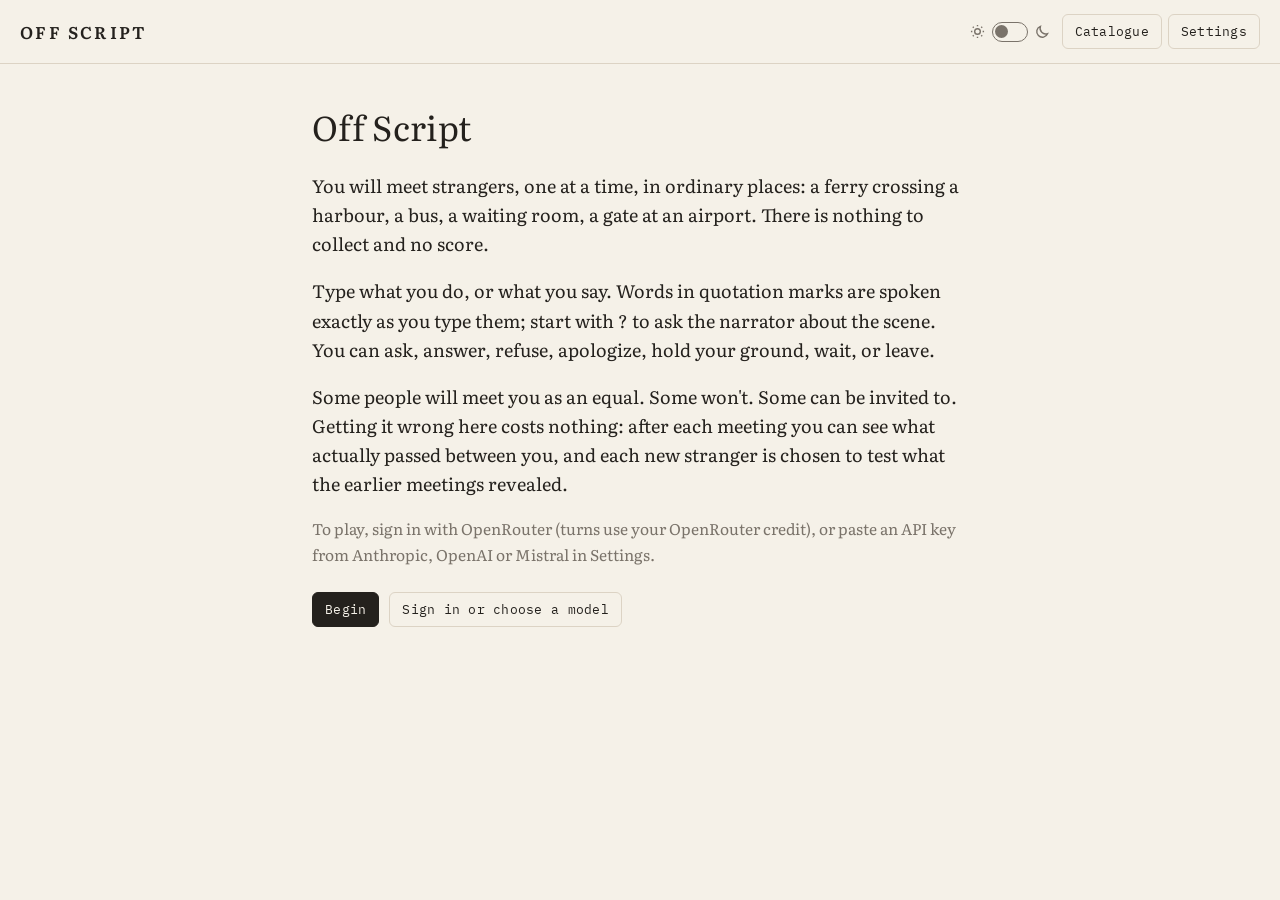
<file: off-script/index.html>
<!DOCTYPE html>
<html lang="en">
<head>
<meta charset="utf-8">
<meta name="viewport" content="width=device-width, initial-scale=1">
<title>Off Script</title>
<meta name="offscript-api" content="https://off-script-production.up.railway.app">
<link rel="preconnect" href="https://fonts.googleapis.com">
<link rel="preconnect" href="https://fonts.gstatic.com" crossorigin>
<link href="https://fonts.googleapis.com/css2?family=Literata:ital,opsz,wght@0,7..72,400;0,7..72,600;1,7..72,400&family=IBM+Plex+Mono:wght@400;500&display=swap" rel="stylesheet">
<style>
:root{
  --paper:#f5f1e8; --ink:#24211d; --muted:#7a736a; --rule:#dcd3c4; --accent:#8a5530;
  --you:#35586b; --panel:#fbf8f1; --danger:#9b2c2c; --shade:rgba(30,25,20,.28);
  --serif:"Literata", Georgia, "Times New Roman", serif;
  --mono:"IBM Plex Mono", ui-monospace, Menlo, Consolas, monospace;
}
@media (prefers-color-scheme: dark){
  :root:not([data-theme="light"]){ --paper:#16161a; --ink:#e6e0d4; --muted:#9a9388; --rule:#34322e; --accent:#d4a373;
         --you:#9fc0d4; --panel:#1d1d22; --danger:#e48a8a; --shade:rgba(0,0,0,.55); }
}
:root[data-theme="dark"]{ --paper:#16161a; --ink:#e6e0d4; --muted:#9a9388; --rule:#34322e; --accent:#d4a373;
         --you:#9fc0d4; --panel:#1d1d22; --danger:#e48a8a; --shade:rgba(0,0,0,.55); }
html{color-scheme:light}
:root[data-theme="dark"]{color-scheme:dark}
.theme-toggle{display:flex;align-items:center;gap:7px;background:none;border:0;padding:4px 6px;cursor:pointer;color:var(--muted)}
.theme-toggle svg{width:15px;height:15px;display:block}
.theme-toggle .track{width:36px;height:20px;border-radius:10px;border:1.5px solid var(--muted);position:relative;transition:background .2s,border-color .2s}
.theme-toggle .knob{position:absolute;top:2px;left:2px;width:13px;height:13px;border-radius:50%;background:var(--muted);transition:transform .2s,background .2s}
.theme-toggle[aria-checked="true"] .track{background:var(--accent);border-color:var(--accent)}
.theme-toggle[aria-checked="true"] .knob{transform:translateX(16px);background:var(--paper)}
.theme-toggle:focus-visible{outline:2px solid var(--you);outline-offset:2px;border-radius:6px}
*{box-sizing:border-box}
html,body{margin:0;background:var(--paper);color:var(--ink)}
body{font-family:var(--serif);font-size:18px;line-height:1.62;min-height:100vh;display:flex;flex-direction:column}
button,input,select,textarea{font:inherit;color:inherit}
a{color:var(--accent)}
header{display:flex;align-items:center;justify-content:space-between;gap:12px;padding:14px 20px;border-bottom:1px solid var(--rule);position:sticky;top:0;background:var(--paper);z-index:5}
header h1{font-size:17px;font-weight:600;letter-spacing:.14em;text-transform:uppercase;margin:0}
header h1 span{color:var(--muted);font-weight:400;letter-spacing:.06em;text-transform:none;font-style:italic;margin-left:.6em;font-size:15px}
header nav{display:flex;gap:6px}
.btn{background:none;border:1px solid var(--rule);border-radius:6px;padding:6px 12px;cursor:pointer;font-family:var(--mono);font-size:13px;letter-spacing:.02em}
.btn:hover{border-color:var(--muted)}
.btn.primary{background:var(--ink);color:var(--paper);border-color:var(--ink)}
.btn.primary:hover{opacity:.9}
.btn:disabled{opacity:.45;cursor:default}
.btn.warn{color:var(--danger);border-color:var(--danger)}
main{flex:1;width:100%;max-width:700px;margin:0 auto;padding:28px 22px 160px}
#story .e{margin:0 0 1em}
#story .e p{margin:0 0 .7em}
#story .e p:last-child{margin-bottom:0}
.e-place{font-family:var(--mono);font-size:12.5px;letter-spacing:.12em;text-transform:uppercase;color:var(--muted);margin-top:2.4em !important;padding-top:1.4em;border-top:1px solid var(--rule)}
.e-place:first-child{margin-top:0 !important;border-top:0;padding-top:0}
.e-place b{color:var(--accent);font-weight:500}
.e-trans{color:var(--muted);font-style:italic}
.e-you{font-family:var(--mono);font-size:15px;color:var(--you);white-space:pre-wrap}
.e-you .caret{opacity:.6;margin-right:.3em}
.e-epi{font-style:italic;border-left:2px solid var(--accent);padding-left:16px;margin-top:1.6em !important}
.e-ledger details{border:1px solid var(--rule);border-radius:8px;padding:10px 14px;background:var(--panel);font-size:16px}
.e-ledger summary{cursor:pointer;font-family:var(--mono);font-size:13px;color:var(--muted);letter-spacing:.03em}
.e-ledger details[open] summary{margin-bottom:.6em}
.e-ledger p{margin:.5em 0}
.e-ledger b{font-weight:600}
.evidence{margin:.6em 0;font-size:15px}.evidence summary{cursor:pointer;font-family:var(--mono);font-size:12.5px;color:var(--muted)}.evidence ul{margin:.4em 0 0 1.1em;padding:0}.evidence li{margin:.25em 0}
.e-note{font-family:var(--mono);font-size:13.5px;color:var(--danger);border:1px dashed var(--danger);border-radius:8px;padding:10px 14px}
.e-note .row{margin-top:8px;display:flex;gap:8px;flex-wrap:wrap}
.thinking{display:flex;align-items:center;gap:14px;padding:6px 0}
.thinking .dots{display:flex;gap:7px}
.thinking .dots i{width:10px;height:10px;border-radius:50%;background:var(--accent);animation:pulse 1.2s infinite ease-in-out both}
.thinking .dots i:nth-child(2){animation-delay:.18s}.thinking .dots i:nth-child(3){animation-delay:.36s}
.thinking .lbl{font-family:var(--mono);font-size:13px;color:var(--muted);letter-spacing:.03em}
@keyframes pulse{0%,80%,100%{opacity:.3;transform:scale(.75)}40%{opacity:1;transform:scale(1.1)}}
@media (prefers-reduced-motion: reduce){.thinking .dots i{animation:none;opacity:.8}}
#welcome h2{font-weight:400;font-size:34px;margin:.2em 0 .5em;letter-spacing:.01em}
#welcome p{margin:0 0 1em}
#welcome .small{color:var(--muted);font-size:15.5px}
#welcome .row{display:flex;gap:10px;flex-wrap:wrap;margin-top:1.4em;align-items:center}
#dock{position:fixed;left:0;right:0;bottom:0;background:linear-gradient(to bottom, transparent, var(--paper) 22%);padding:28px 20px 18px;z-index:4}
#dock .inner{max-width:700px;margin:0 auto}
#form{display:flex;gap:8px;align-items:stretch}
#form .prompt{font-family:var(--mono);color:var(--you);align-self:center;font-size:18px}
#input{flex:1;font-family:var(--mono);font-size:15.5px;padding:11px 12px;border:1px solid var(--rule);border-radius:8px;background:var(--panel);outline:none;min-width:0}
#input:focus{border-color:var(--you)}
#dock .aux{display:flex;gap:8px;justify-content:space-between;margin-top:8px;font-family:var(--mono);font-size:12px;color:var(--muted);flex-wrap:wrap;align-items:center}
#dock .aux .grp{display:flex;gap:6px}
#goon{display:flex;justify-content:center}
.hidden{display:none !important}
/* drawers */
.shade{position:fixed;inset:0;background:var(--shade);z-index:20}
.drawer{position:fixed;top:0;right:0;bottom:0;width:min(470px,100%);background:var(--paper);border-left:1px solid var(--rule);z-index:21;overflow-y:auto;padding:22px 24px 40px;font-size:16px}
.drawer h3{font-family:var(--mono);font-size:13px;letter-spacing:.12em;text-transform:uppercase;color:var(--muted);font-weight:500;margin:1.8em 0 .7em}
.drawer h3:first-of-type{margin-top:.4em}
.drawer .top{display:flex;justify-content:space-between;align-items:center}
.drawer .top h2{margin:0;font-size:22px;font-weight:400}
.drawer label{display:block;font-family:var(--mono);font-size:12.5px;color:var(--muted);margin:12px 0 4px}
.drawer input[type=text],.drawer input[type=password],.drawer select,.drawer textarea{width:100%;padding:8px 10px;border:1px solid var(--rule);border-radius:6px;background:var(--panel);font-family:var(--mono);font-size:14px}
.drawer textarea{min-height:90px;resize:vertical}
.masked{-webkit-text-security:disc;text-security:disc}
.drawer .check{display:flex;gap:8px;align-items:flex-start;font-family:var(--serif);font-size:15px;color:var(--ink);margin-top:12px}
.drawer .check input{margin-top:5px}
.drawer .hint{font-size:14px;color:var(--muted);margin:.5em 0}
.drawer .row{display:flex;gap:8px;flex-wrap:wrap;margin-top:10px;align-items:center}
.drawer .ok{font-family:var(--mono);font-size:12.5px;color:var(--accent)}
.cat-item{border-top:1px solid var(--rule);padding:12px 0}
.cat-item .t{font-weight:600}
.cat-item .m{font-family:var(--mono);font-size:12px;color:var(--muted)}
.cat-item .ep{font-style:italic;margin:.4em 0}
.cat-item details{font-size:15px}
.cat-item summary{cursor:pointer;font-family:var(--mono);font-size:12.5px;color:var(--muted)}
.portrait{background:var(--panel);border:1px solid var(--rule);border-radius:8px;padding:12px 14px}
.portrait .changed{font-family:var(--mono);font-size:12px;color:var(--accent)}
#thread{margin-top:14px}
.ans{margin:0 0 12px;padding-left:12px;border-left:2px solid var(--rule)}
.ans .who{font-family:var(--mono);font-size:12px;color:var(--muted);letter-spacing:.04em}
.ans.you{border-left-color:var(--you)}
.ans.you .txt{font-family:var(--mono);font-size:14px;color:var(--you);white-space:pre-wrap}
.ans.lib{border-left-color:var(--accent)}
.cat-item .ansLink,.lg .ansLink{margin-top:2px;font-size:12px;padding:3px 9px}
.lg{margin:.2em 0 1em}
.lg p{margin:.3em 0}
.lg .q{font-style:italic;color:var(--accent)}
</style>
</head>
<body>
<header>
  <h1>Off Script<span id="vol"></span></h1>
  <nav>
    <button class="theme-toggle" id="themeToggle" type="button" role="switch" aria-checked="false" aria-label="Dark mode" title="Dark mode">
      <svg viewBox="0 0 16 16" fill="none" stroke="currentColor" stroke-width="1.5" aria-hidden="true"><circle cx="8" cy="8" r="3"/><path d="M8 1v1.5M8 13.5V15M1 8h1.5M13.5 8H15M3 3l1 1M12 12l1 1M3 13l1-1M12 4l1-1"/></svg>
      <span class="track"><span class="knob"></span></span>
      <svg viewBox="0 0 16 16" fill="none" stroke="currentColor" stroke-width="1.5" aria-hidden="true"><path d="M13.5 10.2A6 6 0 0 1 5.8 2.5a6 6 0 1 0 7.7 7.7z"/></svg>
    </button>
    <button class="btn" id="openCat" type="button">Catalogue</button>
    <button class="btn" id="openSet" type="button">Settings</button>
  </nav>
</header>

<main>
  <section id="welcome" class="hidden">
    <h2>Off Script</h2>
    <p>You will meet strangers, one at a time, in ordinary places: a ferry crossing a harbour, a bus, a waiting room, a gate at an airport. There is nothing to collect and no score.</p>
    <p>Type what you do, or what you say. Words in quotation marks are spoken exactly as you type them; start with ? to ask the narrator about the scene. You can ask, answer, refuse, apologize, hold your ground, wait, or leave.</p>
    <p>Some people will meet you as an equal. Some won't. Some can be invited to. Getting it wrong here costs nothing: after each meeting you can see what actually passed between you, and each new stranger is chosen to test what the earlier meetings revealed.</p>
    <p class="small" id="welcomeNote"></p>
    <div class="row">
      <button class="btn primary" id="begin" type="button">Begin</button>
      <button class="btn" id="welcomeSet" type="button">Sign in or choose a model</button>
    </div>
  </section>
  <div id="story" aria-live="polite"></div>
</main>

<div id="dock" class="hidden">
  <div class="inner">
    <div id="form">
      <span class="prompt" aria-hidden="true">&gt;</span>
      <input id="input" type="text" placeholder="What do you do or say?" aria-label="What do you do or say?" maxlength="1200" autocomplete="off" data-lpignore="true" data-1p-ignore data-form-type="other">
      <button class="btn primary" type="button" id="send">Go</button>
    </div>
    <div class="aux" id="aux">
      <span>"Quotes" are spoken. Anything else is what you do. Start with ? to ask the narrator.</span>
      <span class="grp">
        <button class="btn" type="button" id="waitBtn">Wait</button>
        <button class="btn" type="button" id="leaveBtn">Leave</button>
      </span>
    </div>
    <div id="goon" class="hidden"><button class="btn primary" id="goonBtn" type="button">Go on</button></div>
  </div>
</div>

<div class="shade hidden" id="shade"></div>

<aside class="drawer hidden" id="setDrawer" aria-label="Settings">
  <div class="top"><h2>Settings</h2><button class="btn" type="button" data-close>Close</button></div>

  <h3>The world</h3>
  <label for="world">How strangers tend to be</label>
  <select id="world">
    <option value="kind">Mostly kind</option>
    <option value="mixed" selected>Mixed</option>
    <option value="hard">Often hard work</option>
  </select>
  <p class="hint">Most people you meet will be easy company in any world. This sets how often you meet someone curt, presumptuous, unfair or plain unpleasant, if you want more practice with them, or less. Your first stranger is always gentle.</p>

  <h3>What runs the strangers</h3>
  <p class="hint" id="hostHint"></p>
  <label for="provider">Provider</label>
  <select id="provider"></select>

  <div id="tierBox">
    <label for="tier">How much thought per turn (the Librarian’s work between meetings gets one step more)</label>
    <select id="tier">
      <option value="quick">Quick</option>
      <option value="default" selected>Default</option>
      <option value="complex">Thorough (slower)</option>
    </select>
  </div>

  <div id="keyBox">
    <div id="orBox" class="hidden">
      <div class="row"><button class="btn primary" type="button" id="orSignIn">Sign in with OpenRouter</button><button class="btn" type="button" id="orSignOut">Sign out</button></div>
      <p class="hint" id="orStatus"></p>
    </div>
    <label for="apikey" id="apikeyLabel">API key</label>
    <input id="apikey" class="masked" type="text" placeholder="Paste your key" spellcheck="false" autocomplete="off" autocapitalize="off" data-lpignore="true" data-1p-ignore data-form-type="other">
    <div class="check"><input type="checkbox" id="remember"><label for="remember" style="all:unset">Remember the key in this browser. Leave this off on a shared computer.</label></div>
    <p class="hint" id="keyHint">The key goes only from this page to the provider you chose. Calls are billed to your account with them.</p>
  </div>

  <div id="baseBox">
    <label for="baseurl">Endpoint (OpenAI-compatible, ending in /v1)</label>
    <input id="baseurl" type="text" placeholder="https://example.com/v1" spellcheck="false">
  </div>

  <div id="modelBox">
    <label for="model">Model</label>
    <input id="model" type="text" list="modelList" spellcheck="false">
    <datalist id="modelList"></datalist>
    <div class="row"><button class="btn" type="button" id="loadModels">Load my models</button><span class="ok" id="modelsMsg"></span></div>
  </div>

  <h3>After each meeting</h3>
  <div class="check"><input type="checkbox" id="showLedger"><label for="showLedger" style="all:unset">Show “what passed between you”: plain notes on how claims were made and met. Off, you get only the closing paragraph.</label></div>

  <div class="row" style="margin-top:18px"><button class="btn primary" type="button" id="saveSet">Save</button><span class="ok" id="setMsg"></span></div>

  <h3>Your place in the library</h3>
  <p class="hint" id="syncStatus">Saved in this browser only. To move it to another browser or device, copy it here and paste it there.</p>
  <p class="hint" id="countNote"></p>
  <div class="row"><button class="btn" type="button" id="copySave">Copy my save</button><span class="ok" id="copyMsg"></span></div>
  <label for="saveText">Save text</label>
  <textarea id="saveText" placeholder="Paste a save here, or choose a file below" spellcheck="false"></textarea>
  <div class="row"><input type="file" id="saveFile" accept=".json,.txt,application/json,text/plain"></div>
  <div class="row"><button class="btn" type="button" id="loadSave">Load this save</button><span class="ok" id="loadMsg"></span></div>

  <p class="hint" id="build" style="margin-top:28px;font-family:var(--mono);font-size:12px"></p>
  <h3>Start over</h3>
  <p class="hint">Erases your catalogue and the library’s picture of you. Your settings stay.</p>
  <div class="row"><button class="btn warn" type="button" id="reset">Start over</button></div>
</aside>

<aside class="drawer hidden" id="catDrawer" aria-label="Catalogue">
  <div class="top"><h2>Catalogue</h2><button class="btn" type="button" data-close>Close</button></div>
  <h3>How the library reads you</h3>
  <div id="portrait"></div>
  <div id="answerBox" class="hidden">
    <div id="thread"></div>
    <label for="answer">Answer the library</label>
    <textarea id="answer" placeholder="Where does it get you wrong, or right? About the portrait, the next test, or any volume. The library will answer."></textarea>
    <div class="row"><button class="btn primary" type="button" id="sendAnswer">Send</button><span class="ok" id="answerMsg"></span></div>
  </div>
  <h3>People you have met</h3>
  <div id="catList"></div>
</aside>

<script>
(() => {
"use strict";
const BUILD = "2026-11-19 · 0.3.1";
const MODE = "server";   // "artifact": the page calls the model itself (claude.ai, or a key in the browser). "server": the Off Script server does.

const API_BASE = ((document.querySelector('meta[name="offscript-api"]') || {}).content || "").replace(/\/+$/, "");

/* ------------------------------------------------------------------ *
 *  Providers                                                          *
 * ------------------------------------------------------------------ */
const PROVIDERS = {
  claudeai:   { label: "Claude, through your claude.ai account", hosted: true },
  anthropic:  { label: "Anthropic API (Claude)", base: "https://api.anthropic.com/v1", def: "claude-sonnet-5-5", keyHint: "sk-ant-…" },
  openai:     { label: "OpenAI", base: "https://api.openai.com/v1", def: "gpt-5", keyHint: "sk-…" },
  mistral:    { label: "Mistral", base: "https://api.mistral.ai/v1", def: "mistral-large-latest", keyHint: "" },
  openrouter: { label: "OpenRouter (many providers)", base: "https://openrouter.ai/api/v1", def: "", keyHint: "sk-or-…" },
  custom:     { label: "Another OpenAI-compatible endpoint", base: "", def: "", keyHint: "optional" }
};

/* ------------------------------------------------------------------ *
 *  State                                                              *
 * ------------------------------------------------------------------ */
const STORE = "secondperson.v1", KEYSTORE = "secondperson.keys";
let HOSTED = false;          // running inside claude.ai
let sampleFn = null;         // claude.ai "sample" capability
let sampleTried = false;
let busy = false;
let KEYS = {};

function fresh(settings) {
  return {
    v: 1,
    settings: settings || { provider: MODE === "server" ? "openrouter" : "anthropic", models: {}, baseUrl: "", tier: "default", world: "mixed", showLedger: true, remember: false },
    portrait: { summary: "", next: "" },
    place: "", atPlace: 0, count: 0,
    scene: null,
    catalogue: [],
    answers: [],
    stats: { turns: 0, volumes: 0, answers: 0 },
    runId: Math.random().toString(36).slice(2, 10),
    updated: 0,
    log: []
  };
}
function load() {
  try {
    const t = localStorage.getItem(STORE);
    if (t) { const s = JSON.parse(t); if (s && s.v === 1) return Object.assign(fresh(), s); }
  } catch (e) {}
  return fresh();
}
let S = load();
try { const k = localStorage.getItem(KEYSTORE); if (k) KEYS = JSON.parse(k) || {}; } catch (e) {}

function save(opts) {
  const settingsOnly = opts && opts.settingsOnly;
  if (S.log.length > 500) S.log = S.log.slice(-500);
  if (!settingsOnly) S.updated = Date.now();
  try { localStorage.setItem(STORE, JSON.stringify(S)); } catch (e) {}
  if (!settingsOnly) scheduleRemote();
  try {
    if (S.settings.remember) localStorage.setItem(KEYSTORE, JSON.stringify(KEYS));
    else localStorage.removeItem(KEYSTORE);
  } catch (e) {}
}

/* ------------------------------------------------------------------ *
 *  Account saves and turn counting (claude.ai only)                   *
 *  - each player's save: data/users/<id>/save (private, even from     *
 *    the page's owner)                                                *
 *  - counts only: stats/<id> = {turns, volumes, answers}; never text  *
 * ------------------------------------------------------------------ */
let DB = null, UID = null, syncState = "local", remoteTimer = null, remoteBusy = false, remoteDirty = false, lastStats = "";
const withTimeout = (p, ms) => Promise.race([p, new Promise((_, rej) => setTimeout(() => rej({ code: "timeout" }), ms))]);
function compactForRemote(src) {
  const c = JSON.parse(JSON.stringify(src));
  delete c.settings;
  const keepFrom = Math.max(0, c.catalogue.length - 5);
  c.catalogue.forEach((e, i) => { if (i < keepFrom) { delete e.transcript; delete e.stranger; } });
  c.log = c.log.slice(-300);
  let body = JSON.stringify(c);
  while (body.length > 200000 && c.log.length > 40) { c.log = c.log.slice(-Math.floor(c.log.length * 0.7)); body = JSON.stringify(c); }
  while (body.length > 200000 && c.catalogue.some(e => e.transcript)) { const e = c.catalogue.find(x => x.transcript); delete e.transcript; delete e.stranger; body = JSON.stringify(c); }
  return body;
}
function setSync(st) {
  syncState = st;
  const el = $("#syncStatus"); if (!el) return;
  el.textContent = {
    account: "Saved to your claude.ai account. Your place in the library follows you to other tabs and devices.",
    saving: "Saving to your claude.ai account…",
    error: "Couldn't reach your claude.ai account just now. Your progress is safe in this browser and will sync when it can.",
    noaccess: "Saved in this browser only. This copy of the game can't save to your claude.ai account (the person who shared it hasn't given visitors that access). To move your progress, copy it here and paste it elsewhere.",
    local: HOSTED ? "Saved in this browser only (your account's storage isn't available in this view)." : "Saved in this browser only. To move it to another browser or device, copy it here and paste it there."
  }[st] || "";
}
function scheduleRemote() {
  if (!DB || !UID) return;
  clearTimeout(remoteTimer);
  remoteTimer = setTimeout(pushRemote, 1500);
}
async function pushRemote() {
  if (!DB || !UID) return;
  if (remoteBusy) { remoteDirty = true; return; }
  remoteBusy = true; remoteDirty = false; setSync("saving");
  try {
    await withTimeout(DB.doc(`data/users/${UID}/save`).set({ state: compactForRemote(S), updated: S.updated, runId: S.runId }), 15000);
    const st = JSON.stringify(S.stats);
    if (st !== lastStats) {
      await withTimeout(DB.doc(`stats/${UID}`).set({ turns: S.stats.turns, volumes: S.stats.volumes, answers: S.stats.answers, updated: new Date().toISOString() }), 15000).catch(() => {});
      lastStats = st;
    }
    setSync("account");
  } catch (e) {
    if (e && (e.code === "invalid_argument" || e.code === "revoked" || e.code === "not_granted")) { DB = null; setSync("noaccess"); }
    else setSync("error");
  }
  remoteBusy = false;
  if (remoteDirty) scheduleRemote();
}
function maxStats(a, b) {
  a = a || {}; b = b || {};
  return { turns: Math.max(a.turns || 0, b.turns || 0), volumes: Math.max(a.volumes || 0, b.volumes || 0), answers: Math.max(a.answers || 0, b.answers || 0) };
}
async function remoteInit() {
  try {
    const [db, user] = await withTimeout(Promise.all([window.claude.use("db"), window.claude.use("user")]), 10000);
    if (!db || !user) { setSync("local"); return; }
    const uid = await withTimeout(user.id(), 10000);
    if (!uid) { setSync("local"); return; }
    const snap = await withTimeout(db.doc(`data/users/${uid}/save`).get(), 10000);
    DB = db; UID = uid;
    let remote = null;
    if (snap.exists) { try { remote = JSON.parse(snap.data().state); } catch (e) {} }
    const localEmpty = !S.count && !S.log.length;
    if (remote && remote.v === 1 && (localEmpty || (remote.updated || 0) > (S.updated || 0))) {
      // the account has the newer save: keep this browser's copy as a backup if it's a different run with progress
      if (S.count > 0 && S.runId !== remote.runId) { try { localStorage.setItem(STORE + ".backup", JSON.stringify(S)); } catch (e) {} }
      const settings = S.settings, stats = maxStats(S.stats, remote.stats);
      S = Object.assign(fresh(settings), remote, { settings, stats });
      try { localStorage.setItem(STORE, JSON.stringify(S)); } catch (e) {}
      renderStory(); updateControls();
      setSync("account");
    } else if (S.count > 0 || S.log.length) {
      S.stats = maxStats(S.stats, remote && remote.stats);
      await pushRemote();
    } else setSync("account");
  } catch (e) {
    setSync(e && e.code === "timeout" ? "error" : "local");
  }
}

/* ------------------------------------------------------------------ *
 *  Model calls                                                        *
 * ------------------------------------------------------------------ */
const sleep = ms => new Promise(r => setTimeout(r, ms));

async function getSample() {
  if (sampleFn || sampleTried) return sampleFn;
  sampleTried = true;
  try { sampleFn = await window.claude.use("sample"); } catch (e) { sampleFn = null; }
  return sampleFn;
}

async function fetchJSON(url, opts) {
  let res;
  try { res = await fetch(url, opts); }
  catch (e) {
    throw new Error(HOSTED
      ? "This copy of the page runs inside claude.ai, which doesn't let pages call other services directly. Use “Claude, through your claude.ai account”, or open the standalone copy of the page to use your own API key."
      : "Couldn't reach the provider. Check your connection and the endpoint. Some providers don't accept requests straight from a browser; if so, OpenRouter will usually work.");
  }
  const text = await res.text();
  let data = null; try { data = JSON.parse(text); } catch (e) {}
  if (!res.ok) {
    const msg = (data && (data.error && (data.error.message || data.error) || data.message)) || text.slice(0, 300) || res.statusText;
    let hint = "";
    if (res.status === 401 || res.status === 403) hint = " Check your API key.";
    if (res.status === 404) hint = " Check the model name.";
    if (res.status === 429) hint = " The provider is rate-limiting you, or your credit is used up.";
    throw new Error(`The provider answered ${res.status}: ${typeof msg === "string" ? msg : JSON.stringify(msg)}.${hint}`);
  }
  if (!data) throw new Error("The provider sent back something that wasn't JSON.");
  return data;
}

async function llm(system, user, maxTokens, role) {
  const strip = t => String(t).split("\u241F").join("").split("\u241E").join("");
  system = strip(system); user = strip(user);
  const p = S.settings.provider;
  if (p === "claudeai") {
    const sample = await getSample();
    if (!sample) throw new Error("Claude through claude.ai isn't available in this view of the page.");
    try {
      const r = await sample([{ role: "user", content: system + "\n\n---\n\n" + user }], { cache: false, modelTier: tierFor(role) });
      return r.text || "";
    } catch (e) {
      if (e && e.code === "not_granted") throw new Error("This page wasn't given permission to use Claude. Reload and allow it when asked.");
      if (e && e.code === "rate_limited") throw new Error("Claude is rate-limiting this page for the moment. Wait a minute, then try again.");
      throw new Error((e && e.message) || String(e));
    }
  }
  const cfg = PROVIDERS[p];
  const key = (KEYS[p] || "").trim();
  const model = (S.settings.models[p] || cfg.def || "").trim();
  if (!model) throw new Error("Choose a model in Settings first.");
  if (p !== "custom" && !key) throw new Error("Add your API key in Settings first.");

  if (p === "anthropic") {
    const data = await fetchJSON(cfg.base + "/messages", {
      method: "POST",
      headers: { "content-type": "application/json", "x-api-key": key, "anthropic-version": "2023-06-01", "anthropic-dangerous-direct-browser-access": "true" },
      body: JSON.stringify({ model, max_tokens: maxTokens, system, messages: [{ role: "user", content: user }] })
    });
    return (data.content || []).filter(b => b.type === "text").map(b => b.text).join("");
  }

  const base = p === "custom" ? (S.settings.baseUrl || "").trim().replace(/\/+$/, "") : cfg.base;
  if (!base) throw new Error("Add the endpoint address in Settings first.");
  const body = { model, messages: [{ role: "system", content: system }, { role: "user", content: user }] };
  if (p === "openai") body.max_completion_tokens = Math.max(maxTokens * 4, 8000); // room for reasoning tokens
  else body.max_tokens = maxTokens;
  if (p === "openai" || p === "mistral") body.response_format = { type: "json_object" };
  const headers = { "content-type": "application/json" };
  if (key) headers.authorization = "Bearer " + key;
  if (p === "openrouter") { headers["X-Title"] = "Off Script"; if (location.origin && location.origin !== "null") headers["HTTP-Referer"] = location.origin; }
  const data = await fetchJSON(base + "/chat/completions", { method: "POST", headers, body: JSON.stringify(body) });
  const m = data.choices && data.choices[0] && data.choices[0].message;
  let c = m && m.content;
  if (Array.isArray(c)) c = c.map(x => x.text || "").join("");
  return c || "";
}

function tierFor(role) {
  const t = S.settings.tier || "default";
  if (role !== "librarian") return t;
  return t === "quick" ? "default" : "complex";
}
async function listModels() {
  const p = S.settings.provider, cfg = PROVIDERS[p], key = (KEYS[p] || "").trim();
  if (MODE === "server") {
    let res; try { res = await fetch(API_BASE + "/api/models", { headers: { "x-provider": p, "x-player-key": key } }); }
    catch (e) { throw new Error("Couldn't reach the Off Script server."); }
    const d = await res.json().catch(() => null);
    if (!res.ok || !d || d.error) throw new Error((d && d.error) || `The server answered ${res.status}.`);
    return d.models || [];
  }
  if (p === "anthropic") {
    const d = await fetchJSON(cfg.base + "/models?limit=100", { headers: { "x-api-key": key, "anthropic-version": "2023-06-01", "anthropic-dangerous-direct-browser-access": "true" } });
    return (d.data || []).map(m => m.id);
  }
  const base = p === "custom" ? (S.settings.baseUrl || "").trim().replace(/\/+$/, "") : cfg.base;
  const headers = {}; if (key) headers.authorization = "Bearer " + key;
  const d = await fetchJSON(base + "/models", { headers });
  return (d.data || d.models || []).map(m => m.id || m.name).filter(Boolean).sort();
}

/* ------------------------------------------------------------------ *
 *  Game flow                                                          *
 * ------------------------------------------------------------------ */
const MAX_TURNS = 18;

// What the engine needs to know: the portrait, where you are, the recent catalogue (last five in full), your answers.
function ctxBase() {
  const cat = S.catalogue.slice(-12).map((c, i, a) => i >= a.length - 5 ? c : { n: c.n, title: c.title, place: c.place });
  return { portrait: { summary: S.portrait.summary, evidence: S.portrait.evidence || [], next: S.portrait.next }, world: S.settings.world || "mixed", count: S.count, place: S.place, atPlace: S.atPlace, catalogue: cat, answers: (S.answers || []).slice(-8) };
}
function sceneForEngine(sc) { return { place: sc.place, stranger: sc.stranger, opening: sc.opening, turns: sc.turns }; }
function sceneTextLocal(sc) {
  let s = `OPENING (already narrated to the traveller):\n${sc.opening}\n`;
  sc.turns.forEach((t, i) => { s += `\n[${i + 1}] TRAVELLER INPUT: ${t.you}\nNARRATED: ${t.narration}\n`; });
  return s;
}
let PLAYER_ID = "";
try { PLAYER_ID = localStorage.getItem("offscript.player") || ""; if (!PLAYER_ID) { PLAYER_ID = Math.random().toString(36).slice(2) + Date.now().toString(36); localStorage.setItem("offscript.player", PLAYER_ID); } } catch (e) {}
async function engineCall(kind, extra) {
  const ctx = Object.assign(ctxBase(), extra || {});
  if (MODE !== "server") return window.OS_ENGINE.RUN[kind](llm, ctx);
  const p = S.settings.provider, cfg = PROVIDERS[p] || {};
  const model = (S.settings.models[p] || cfg.def || "").trim();
  const key = (KEYS[p] || "").trim();
  if (!key) throw new Error(p === "openrouter" ? "Sign in with OpenRouter in Settings first." : "Add your API key in Settings first.");
  if (!model) throw new Error("Choose a model in Settings first.");
  let res;
  try {
    res = await fetch(API_BASE + "/api/call", { method: "POST",
      headers: { "content-type": "application/json", "x-provider": p, "x-model": model, "x-player-key": key, "x-player": PLAYER_ID },
      body: JSON.stringify({ kind, ctx }) });
  } catch (e) { throw new Error("Couldn't reach the Off Script server. Check your connection and try again."); }
  let data = null; try { data = await res.json(); } catch (e) {}
  if (!res.ok || !data || data.error) throw new Error((data && data.error) || `The Off Script server answered ${res.status}.`);
  return data.result;
}

async function nextEncounter() {
  const d = await engineCall("director");
  const place = String(d.place || S.place || "Somewhere").trim();
  const moved = !S.place || d.move !== "stay" || place.toLowerCase() !== S.place.toLowerCase();
  S.count += 1;
  if (moved) { S.place = place; S.atPlace = 0; }
  S.atPlace += 1;
  S.log.push({ t: "place", text: place, n: S.count });
  if (d.transition) S.log.push({ t: "trans", text: d.transition });
  S.log.push({ t: "narr", text: d.opening });
  S.scene = { id: Date.now().toString(36), place, stranger: d.stranger, opening: d.opening, turns: [], ended: false, closed: false };
  save();
}

async function takeTurn(input) {
  const sc = S.scene;
  const final = sc.turns.length + 1 >= MAX_TURNS;
  const r = await engineCall("turn", { scene: sceneForEngine(sc), input, final });
  const t = { you: input, narration: r.narration.trim(), private: String(r.private || "").trim() };
  sc.turns.push(t);
  S.stats = S.stats || { turns: 0, volumes: 0, answers: 0 };
  S.stats.turns += 1;
  S.log.push({ t: "you", text: input });
  S.log.push({ t: "narr", text: t.narration });
  if (r.ended === true || r.ended === "true" || final) sc.ended = true;
  save();
}

async function closeScene() {
  const sc = S.scene;
  const a = await engineCall("after", { scene: sceneForEngine(sc) });
  const ledger = Array.isArray(a.ledger) ? a.ledger.filter(x => x && (x.note || x.moment || x.question)).map(x => ({ moment: String(x.moment || ""), note: String(x.note || ""), question: String(x.question || "") })) : [];
  const title = String(a.title || sc.stranger.name || "A stranger");
  S.log.push({ t: "epi", text: a.epilogue });
  if (ledger.length) S.log.push({ t: "ledger", data: ledger, n: S.count });
  S.stats = S.stats || { turns: 0, volumes: 0, answers: 0 };
  S.stats.volumes += 1;
  S.catalogue.push({ id: sc.id, n: S.count, title, place: sc.place, epilogue: String(a.epilogue), ledger, transcript: sceneTextLocal(sc).slice(0, 9000), stranger: sc.stranger, when: new Date().toISOString() });
  sc.closed = true;
  save();
  try { await redrawPortrait(); save(); } catch (e) { /* the portrait waits for the next volume */ }
}
async function redrawPortrait() {
  const o = await engineCall("portrait");
  S.portrait.summary = String(o.portrait);
  S.portrait.evidence = Array.isArray(o.evidence) ? o.evidence.map(String) : [];
  S.portrait.revised = false;
  if (o.next) S.portrait.next = String(o.next);
}

/* ------------------------------------------------------------------ *
 *  Rendering                                                          *
 * ------------------------------------------------------------------ */
const $ = s => document.querySelector(s);
const esc = s => String(s == null ? "" : s).replace(/[&<>"]/g, c => ({ "&": "&amp;", "<": "&lt;", ">": "&gt;", '"': "&quot;" }[c]));
const paras = t => String(t || "").split(/\n\s*\n|\n/).filter(x => x.trim()).map(x => `<p>${esc(x.trim())}</p>`).join("");

function entryEl(e) {
  if (e.t === "ledger" && !S.settings.showLedger) return null;
  const d = document.createElement("div");
  d.className = "e e-" + e.t;
  if (e.t === "you") d.innerHTML = `<span class="caret">&gt;</span>${esc(e.text)}`;
  else if (e.t === "place") d.innerHTML = `<b>Volume ${esc(e.n || "")}</b> &nbsp;·&nbsp; ${esc(e.text)}`;
  else if (e.t === "ledger") d.innerHTML = `<details><summary>What passed between you</summary>${ledgerHTML(e.data, e.n)}</details>`;
  else d.innerHTML = paras(e.text);
  return d;
}
function ledgerHTML(items, n) {
  return (items || []).map(x => `<div class="lg">
    ${x.moment ? `<p><b>${esc(x.moment)}</b></p>` : ""}${x.note ? `<p>${esc(x.note)}</p>` : ""}${x.question ? `<p class="q">${esc(x.question)}</p>` : ""}
    ${n && (x.question || x.moment) ? `<button class="btn ansLink" type="button" data-answer="${esc(n)}" data-moment="${esc(x.moment)}">Answer</button>` : ""}
  </div>`).join("");
}
function startAnswer(n, moment) {
  openDrawer("cat");
  const t = $("#answer");
  t.value = `About Volume ${n}${moment ? `, “${moment}”` : ""}: `;
  setTimeout(() => { t.scrollIntoView({ behavior: "smooth", block: "center" }); t.focus(); t.setSelectionRange(t.value.length, t.value.length); }, 50);
}
document.addEventListener("click", e => {
  const b = e.target.closest && e.target.closest("[data-answer]");
  if (b) startAnswer(b.dataset.answer, b.dataset.moment);
});
function renderStory() {
  const st = $("#story"); st.innerHTML = "";
  S.log.forEach(e => { const el = entryEl(e); if (el) st.appendChild(el); });
}
function appendFrom(i) {
  const st = $("#story");
  S.log.slice(i).forEach(e => { const el = entryEl(e); if (el) st.appendChild(el); });
}
function scrollEnd() { requestAnimationFrame(() => window.scrollTo({ top: document.body.scrollHeight, behavior: "smooth" })); }

let thinkingEl = null;
function setBusy(on, label) {
  busy = on;
  if (on && !thinkingEl) {
    thinkingEl = document.createElement("div");
    thinkingEl.className = "e thinking";
    thinkingEl.setAttribute("role", "status");
    thinkingEl.innerHTML = `<span class="dots" aria-hidden="true"><i></i><i></i><i></i></span><span class="lbl">${esc(label || "")}</span>`;
    if (!label) thinkingEl.setAttribute("aria-label", "Waiting");
    $("#story").appendChild(thinkingEl); scrollEnd();
  } else if (!on && thinkingEl) { thinkingEl.remove(); thinkingEl = null; }
  $("#input").placeholder = on ? "…" : "What do you do or say?";
  updateControls();
}

function phase() {
  if (!S.scene) return S.count === 0 && !S.log.length ? "welcome" : "next";
  if (!S.scene.ended) return "scene";
  if (!S.scene.closed) return "closing";
  return "next";
}

function updateControls() {
  const ph = phase();
  $("#welcome").classList.toggle("hidden", ph !== "welcome");
  $("#dock").classList.toggle("hidden", ph === "welcome");
  const inScene = ph === "scene";
  $("#form").classList.toggle("hidden", !inScene);
  $("#aux").classList.toggle("hidden", !inScene);
  $("#goon").classList.toggle("hidden", inScene);
  $("#goonBtn").textContent = ph === "closing" ? "Close this volume" : "Go on";
  ["#input", "#send", "#waitBtn", "#leaveBtn", "#goonBtn", "#begin"].forEach(s => { $(s).disabled = busy; });
  $("#vol").textContent = S.count ? `volume ${S.count}` : "";
  if (inScene && !busy) setTimeout(() => { if (document.activeElement === document.body) $("#input").focus(); }, 0);
}

function showError(err, retry) {
  const d = document.createElement("div");
  d.className = "e e-note";
  const canSkip = phase() === "scene" || phase() === "closing";
  d.innerHTML = `<div>${esc(err && err.message || err)}</div><div class="row"><button class="btn" type="button" data-r>Try again</button>${canSkip ? `<button class="btn" type="button" data-k>Skip this meeting</button>` : ""}<button class="btn" type="button" data-s>Settings</button></div>`;
  d.querySelector("[data-r]").onclick = () => { d.remove(); retry(); };
  d.querySelector("[data-s]").onclick = () => openDrawer("set");
  const k = d.querySelector("[data-k]");
  if (k) k.onclick = () => {
    d.remove();
    if (S.scene) { S.scene.ended = true; S.scene.closed = true; }
    S.log.push({ t: "trans", text: "You let that one go. It won't go in the catalogue." });
    save(); appendFrom(S.log.length - 1); updateControls(); scrollEnd();
  };
  $("#story").appendChild(d); scrollEnd();
}

async function run(action, label) {
  if (busy) return;
  const before = S.log.length;
  setBusy(true, label);
  try {
    await action();
    setBusy(false);
    appendFrom(before);
    scrollEnd();
    // a scene that has just ended closes itself
    if (phase() === "closing") return run(closeScene, "Closing the volume");
  } catch (e) {
    setBusy(false);
    showError(e, () => run(action, label));
  }
  updateControls();
}

function ready() {
  const p = S.settings.provider;
  if (p === "claudeai") return !!sampleFn;
  const cfg = PROVIDERS[p];
  const model = (S.settings.models[p] || cfg.def || "").trim();
  if (!model) return false;
  if (p === "custom") return !!(S.settings.baseUrl || "").trim();
  return !!(KEYS[p] || "").trim();
}

/* ------------------------------------------------------------------ *
 *  Settings & catalogue drawers                                       *
 * ------------------------------------------------------------------ */
function openDrawer(which) {
  $("#shade").classList.remove("hidden");
  $("#setDrawer").classList.toggle("hidden", which !== "set");
  $("#catDrawer").classList.toggle("hidden", which !== "cat");
  if (which === "set") fillSettings();
  if (which === "cat") fillCatalogue();
}
function closeDrawers() {
  const k = document.getElementById("apikey"); if (k) k.value = "";
  $("#shade").classList.add("hidden");
  $("#setDrawer").classList.add("hidden");
  $("#catDrawer").classList.add("hidden");
}

function fillProviderSelect() {
  const sel = $("#provider"); sel.innerHTML = "";
  const order = MODE === "server" ? ["openrouter", "anthropic", "openai", "mistral"] : Object.keys(PROVIDERS);
  order.map(id => [id, PROVIDERS[id]]).forEach(([id, p]) => {
    if (MODE === "server" && (p.hosted || id === "custom")) return;
    if (p.hosted && !HOSTED) return;
    const o = document.createElement("option");
    o.value = id; o.textContent = p.label;
    if (HOSTED && !p.hosted) { o.disabled = true; o.textContent += " (standalone page only)"; }
    sel.appendChild(o);
  });
}
function fillSettings() {
  fillProviderSelect();
  $("#provider").value = S.settings.provider;
  $("#showLedger").checked = !!S.settings.showLedger;
  $("#remember").checked = !!S.settings.remember;
  $("#tier").value = S.settings.tier || "default";
  $("#world").value = S.settings.world || "mixed";
  $("#setMsg").textContent = ""; $("#modelsMsg").textContent = "";
  $("#hostHint").textContent = MODE === "server"
    ? "Sign in with OpenRouter to play on your own OpenRouter credit, or paste an API key from Anthropic, OpenAI or Mistral. Each turn passes through the Off Script server to the provider you choose; your key isn't stored there."
    : HOSTED
    ? (sampleFn ? "On claude.ai, the strangers run on your own claude.ai account. To use an API key from Anthropic, OpenAI, Mistral or another provider, open the standalone copy of this page instead." : "This view can't reach Claude. Open the page from claude.ai, or use the standalone copy with your own API key.")
    : "Bring your own key. Each turn is a call to the provider you choose, billed to your account with them.";
  providerFields();
}
function providerFields() {
  const p = $("#provider").value, cfg = PROVIDERS[p] || {};
  $("#tierBox").classList.toggle("hidden", p !== "claudeai");
  $("#keyBox").classList.toggle("hidden", p === "claudeai");
  $("#modelBox").classList.toggle("hidden", p === "claudeai");
  $("#baseBox").classList.toggle("hidden", p !== "custom");
  $("#apikey").value = KEYS[p] || "";
  $("#apikey").placeholder = cfg.keyHint ? `Paste your key (${cfg.keyHint})` : "Paste your key";
  $("#model").value = S.settings.models[p] || cfg.def || "";
  $("#model").placeholder = p === "openrouter" ? "provider/model — press Load my models" : "model name";
  $("#baseurl").value = S.settings.baseUrl || "";
  $("#modelList").innerHTML = "";
  const serverOR = MODE === "server" && p === "openrouter";
  $("#orBox").classList.toggle("hidden", !serverOR);
  if (serverOR) {
    const signedIn = !!(KEYS.openrouter || "").trim();
    $("#orStatus").textContent = signedIn ? "Signed in. Turns use your OpenRouter credit." : "You'll go to OpenRouter to approve, then come straight back here.";
    $("#orSignOut").classList.toggle("hidden", !signedIn);
    $("#apikeyLabel").textContent = "Or paste an OpenRouter key";
  } else $("#apikeyLabel").textContent = "API key";
  $("#keyHint").textContent = MODE === "server"
    ? "Your key travels with each turn to the Off Script server, which passes it to the provider and doesn't store it. Calls are billed to your account with them."
    : "The key goes only from this page to the provider you chose. Calls are billed to your account with them.";
}
function readSettings() {
  const p = $("#provider").value;
  S.settings.provider = p;
  S.settings.showLedger = $("#showLedger").checked;
  S.settings.remember = $("#remember").checked;
  S.settings.tier = $("#tier").value;
  S.settings.world = $("#world").value;
  if (p !== "claudeai") {
    KEYS[p] = $("#apikey").value.trim();
    S.settings.models[p] = $("#model").value.trim();
    if (p === "custom") S.settings.baseUrl = $("#baseurl").value.trim();
  }
}

function fillCatalogue() {
  $("#portrait").innerHTML = S.portrait.summary
    ? `<div class="portrait">${S.portrait.revised ? `<div class="changed">Revised after your answer</div>` : ""}${paras(S.portrait.summary)}${(S.portrait.evidence || []).length ? `<details class="evidence"><summary>What this rests on</summary><ul>${S.portrait.evidence.map(x => `<li>${esc(x)}</li>`).join("")}</ul></details>` : ""}${S.portrait.next ? `<p class="hint" style="margin-top:.6em">Next, the library means to: ${esc(S.portrait.next)}</p>` : ""}</div>`
    : `<p class="hint">Nothing yet. The library learns from your meetings.</p>`;
  $("#answerBox").classList.toggle("hidden", !S.portrait.summary);
  $("#thread").innerHTML = (S.answers || []).slice(-8).map(a => `
    <div class="ans ${a.who === "you" ? "you" : "lib"}">
      <div class="who">${a.who === "you" ? "You" : "The library"}</div>
      <div class="txt">${a.who === "you" ? esc(a.text) : paras(a.text)}</div>
    </div>`).join("");
  const list = $("#catList");
  if (!S.catalogue.length) { list.innerHTML = `<p class="hint">No one yet.</p>`; return; }
  list.innerHTML = S.catalogue.slice().reverse().map(c => `
    <div class="cat-item">
      <div class="m">Volume ${esc(c.n)} · ${esc(c.place)}</div>
      <div class="t">${esc(c.title)}</div>
      <div class="ep">${esc(c.epilogue)}</div>
      ${c.ledger && c.ledger.length ? `<details><summary>What passed between you</summary>${ledgerHTML(c.ledger, c.n)}</details>` : ""}
      <button class="btn ansLink" type="button" data-vol="${esc(c.n)}">Answer about this volume</button>
    </div>`).join("");
  list.querySelectorAll("[data-vol]").forEach(b => b.onclick = () => {
    const c = S.catalogue.find(x => String(x.n) === b.dataset.vol);
    const t = $("#answer");
    t.value = `About Volume ${c.n} (${c.title}): `;
    t.scrollIntoView({ behavior: "smooth", block: "center" });
    t.focus(); t.setSelectionRange(t.value.length, t.value.length);
  });
}

/* ------------------------------------------------------------------ *
 *  Answering the library                                              *
 * ------------------------------------------------------------------ */
let answering = false;
async function sendAnswer() {
  const text = $("#answer").value.trim();
  if (answering) return;
  if (!text) { $("#answerMsg").textContent = "Write your answer first."; return; }
  if (busy) { $("#answerMsg").textContent = "The game is busy (a turn or the next volume is on its way). Send again once it's done."; return; }
  if (!ready()) { $("#answerMsg").textContent = "Choose a model in Settings first."; return; }
  answering = true; $("#sendAnswer").disabled = true; $("#answerMsg").textContent = "The library is reading…";
  try {
    const r = await engineCall("answer", { text });
    S.answers = S.answers || [];
    S.answers.push({ who: "you", text, when: new Date().toISOString() });
    S.stats = S.stats || { turns: 0, volumes: 0, answers: 0 };
    S.stats.answers += 1;
    S.answers.push({ who: "library", text: String(r.reply), when: new Date().toISOString() });
    if (S.answers.length > 60) S.answers = S.answers.slice(-60);
    const changed = r.changed === true || r.changed === "true";
    if (changed && r.portrait) { S.portrait.summary = String(r.portrait); S.portrait.revised = true; if (Array.isArray(r.evidence) && r.evidence.length) S.portrait.evidence = r.evidence.map(String); }
    if (changed && r.next) S.portrait.next = String(r.next);
    save();
    $("#answer").value = "";
    $("#answerMsg").textContent = changed ? "The library revised its portrait." : "";
    fillCatalogue();
  } catch (e) {
    $("#answerMsg").textContent = e.message;
  }
  answering = false; $("#sendAnswer").disabled = false;
}

/* ------------------------------------------------------------------ *
 *  Wiring                                                             *
 * ------------------------------------------------------------------ */
function wire() {
  $("#openSet").onclick = () => openDrawer("set");
  $("#openCat").onclick = () => openDrawer("cat");
  $("#welcomeSet").onclick = () => openDrawer("set");
  $("#shade").onclick = closeDrawers;
  document.querySelectorAll("[data-close]").forEach(b => b.onclick = closeDrawers);
  document.addEventListener("keydown", e => { if (e.key === "Escape") closeDrawers(); });

  $("#provider").onchange = providerFields;
  $("#orSignIn").onclick = () => { readSettings(); save({ settingsOnly: true }); startOpenRouterSignIn(); };
  $("#orSignOut").onclick = () => { KEYS.openrouter = ""; save({ settingsOnly: true }); providerFields(); $("#setMsg").textContent = "Signed out of OpenRouter in this browser."; };
  $("#sendAnswer").onclick = sendAnswer;
  $("#answer").addEventListener("keydown", e => { if (e.key === "Enter" && (e.ctrlKey || e.metaKey)) { e.preventDefault(); sendAnswer(); } });
  $("#saveSet").onclick = () => {
    readSettings(); save({ settingsOnly: true }); renderStory(); updateControls();
    $("#setMsg").textContent = ready() ? "Saved." : "Saved, but something is still missing.";
  };
  $("#loadModels").onclick = async () => {
    readSettings();
    $("#modelsMsg").textContent = "Loading…";
    try {
      const ids = await listModels();
      $("#modelList").innerHTML = ids.map(id => `<option value="${esc(id)}">`).join("");
      $("#modelsMsg").textContent = ids.length ? `${ids.length} models. Click the field to choose.` : "No models listed.";
    } catch (e) { $("#modelsMsg").textContent = e.message; }
  };

  $("#copySave").onclick = async () => {
    const txt = JSON.stringify(S);
    $("#saveText").value = txt;
    try { await navigator.clipboard.writeText(txt); $("#copyMsg").textContent = "Copied. Your API key is not included."; }
    catch (e) { $("#saveText").select(); $("#copyMsg").textContent = "Select the text below and copy it."; }
  };
  $("#saveFile").onchange = async e => {
    const f = e.target.files && e.target.files[0]; if (!f) return;
    $("#saveText").value = await f.text();
  };
  $("#loadSave").onclick = () => {
    try {
      const s = JSON.parse($("#saveText").value);
      if (!s || s.v !== 1 || !Array.isArray(s.log)) throw new Error();
      const settings = S.settings;
      S = Object.assign(fresh(settings), s, { settings, stats: maxStats(S.stats, s.stats) });
      save(); renderStory(); updateControls();
      $("#loadMsg").textContent = `Loaded: ${S.catalogue.length} people in the catalogue.`;
    } catch (e) { $("#loadMsg").textContent = "That doesn't look like a save from this game."; }
  };
  let resetArmed = 0;
  $("#reset").onclick = () => {
    if (Date.now() - resetArmed > 5000) { resetArmed = Date.now(); $("#reset").textContent = "Click again to erase everything"; setTimeout(() => $("#reset").textContent = "Start over", 5000); return; }
    const keepStats = S.stats; S = fresh(S.settings); S.stats = keepStats || S.stats; save(); renderStory(); updateControls(); closeDrawers();
    $("#reset").textContent = "Start over";
  };

  $("#begin").onclick = () => {
    if (!ready()) { openDrawer("set"); $("#setMsg").textContent = "Choose a provider and add a key to begin."; return; }
    run(nextEncounter, "Finding the next volume");
  };
  $("#goonBtn").onclick = () => {
    if (phase() === "closing") return run(closeScene, "Closing the volume");
    if (!ready()) { openDrawer("set"); return; }
    run(nextEncounter, "Finding the next volume");
  };
  // No <form> submission: claude.ai's sandbox blocks it silently.
  $("#input").addEventListener("keydown", e => {
    if (e.key === "Enter" && !e.isComposing) { e.preventDefault(); submitInput(); }
  });
  $("#send").onclick = () => submitInput();
  function submitInput() {
    const v = $("#input").value.trim();
    if (!v || busy || phase() !== "scene") return;
    $("#input").value = "";
    // echo immediately so the player sees their line while the stranger thinks
    const echo = entryEl({ t: "you", text: v }); echo.dataset.echo = "1"; $("#story").appendChild(echo);
    run(async () => {
      try { await takeTurn(v); }
      catch (err) { echo.remove(); $("#input").value = v; throw err; }
      echo.remove();
    });
  }
  $("#waitBtn").onclick = () => { $("#input").value = "wait"; submitInput(); };
  $("#leaveBtn").onclick = () => { $("#input").value = "leave"; submitInput(); };
}

function b64url(bytes) { let s = ""; bytes.forEach(b => { s += String.fromCharCode(b); }); return btoa(s).replace(/\+/g, "-").replace(/\//g, "_").replace(/=+$/, ""); }
async function startOpenRouterSignIn() {
  const verifier = b64url(crypto.getRandomValues(new Uint8Array(48)));
  const digest = await crypto.subtle.digest("SHA-256", new TextEncoder().encode(verifier));
  try { sessionStorage.setItem("offscript.or.verifier", verifier); } catch (e) {}
  // an exact file, so the return address can't lose a trailing slash and land on a different page
  const path = location.pathname.endsWith("/") ? location.pathname + "index.html" : location.pathname;
  const cb = location.origin + path;
  location.href = `https://openrouter.ai/auth?callback_url=${encodeURIComponent(cb)}&code_challenge=${b64url(new Uint8Array(digest))}&code_challenge_method=S256`;
}
function pickModel(ids) {
  ids = ids.filter(i => !i.includes(":"));   // skip variants such as ":batch", ":free", ":online"
  const prefs = [/^anthropic\/claude-sonnet/, /^anthropic\/claude-opus/, /^openai\/gpt-5(?![-.]?(nano|mini))/, /^openai\/gpt-5/, /^mistralai\/mistral-large/];
  for (const re of prefs) { const hit = ids.filter(i => re.test(i)).sort().pop(); if (hit) return hit; }
  return ids[0] || "";
}
async function finishOpenRouterSignIn() {
  const u = new URL(location.href);
  const code = u.searchParams.get("code");
  if (!code) return false;
  u.searchParams.delete("code");
  history.replaceState(null, "", u.pathname + u.search + u.hash);
  let verifier = null;
  try { verifier = sessionStorage.getItem("offscript.or.verifier"); sessionStorage.removeItem("offscript.or.verifier"); } catch (e) {}
  if (!verifier) { $("#welcomeNote").textContent = "Signing in with OpenRouter didn't finish in this tab. Try again from Settings."; return false; }
  try {
    const res = await fetch(API_BASE + "/api/openrouter/exchange", { method: "POST", headers: { "content-type": "application/json" }, body: JSON.stringify({ code, code_verifier: verifier }) });
    const d = await res.json().catch(() => null);
    if (!res.ok || !d || !d.key) throw new Error((d && d.error) || "no key");
    KEYS.openrouter = d.key;
    S.settings.provider = "openrouter";
    S.settings.remember = true;
    save({ settingsOnly: true });
    try { const m = pickModel(await listModels()); if (m && !S.settings.models.openrouter) { S.settings.models.openrouter = m; save({ settingsOnly: true }); } } catch (e) {}
    return true;
  } catch (e) {
    $("#welcomeNote").textContent = "Signing in with OpenRouter didn't finish. Try again from Settings.";
    return false;
  }
}

async function detectHost() {
  const h = location.hostname || "";
  const likely = /claude|anthropic/i.test(h);
  for (let i = 0; i < (likely ? 30 : 1); i++) {
    if (window.claude && typeof window.claude.use === "function") return true;
    await sleep(100);
  }
  return false;
}

const THEMEKEY = "secondperson.theme";
function systemDark() { try { return window.matchMedia("(prefers-color-scheme: dark)").matches; } catch (e) { return false; } }
function applyTheme(t) {
  if (t === "light" || t === "dark") document.documentElement.setAttribute("data-theme", t);
  else document.documentElement.removeAttribute("data-theme");
  const dark = t ? t === "dark" : systemDark();
  $("#themeToggle").setAttribute("aria-checked", dark ? "true" : "false");
}
function initTheme() {
  let t = null; try { t = localStorage.getItem(THEMEKEY); } catch (e) {}
  applyTheme(t);
  $("#themeToggle").onclick = () => {
    const dark = $("#themeToggle").getAttribute("aria-checked") !== "true";
    const t2 = dark ? "dark" : "light";
    applyTheme(t2);
    try { localStorage.setItem(THEMEKEY, t2); } catch (e) {}
  };
  try { window.matchMedia("(prefers-color-scheme: dark)").addEventListener("change", () => { let t3 = null; try { t3 = localStorage.getItem(THEMEKEY); } catch (e) {} if (!t3) applyTheme(null); }); } catch (e) {}
}

async function init() {
  initTheme();
  $("#build").textContent = "Build " + BUILD;
  try { console.info("Off Script build", BUILD); } catch (e) {}
  // Count the page view (counts only; see /api/hit on the server).
  if (MODE === "server") { try { const body = JSON.stringify({ p: "/game", r: document.referrer || "" }); if (navigator.sendBeacon) navigator.sendBeacon(API_BASE + "/api/hit", new Blob([body], { type: "text/plain" })); else fetch(API_BASE + "/api/hit", { method: "POST", body, keepalive: true }); } catch (e) {} }
  if (S.scene && S.scene.closed) {
    const c = S.catalogue.find(x => x.id === S.scene.id);
    if (c && !c.transcript) { c.transcript = sceneTextLocal(S.scene).slice(0, 9000); c.stranger = S.scene.stranger; save(); }
  }
  wire();
  renderStory();
  updateControls();
  scrollEnd();
  HOSTED = MODE === "server" ? false : await detectHost();
  if (MODE === "server") {
    setSync("local");
    if (!PROVIDERS[S.settings.provider] || S.settings.provider === "claudeai" || S.settings.provider === "custom") { S.settings.provider = "openrouter"; save({ settingsOnly: true }); }
    const m = S.settings.models.openrouter || "";
    if (/:batch$/.test(m)) { S.settings.models.openrouter = m.replace(/:batch$/, ""); save({ settingsOnly: true }); }
    const signedIn = await finishOpenRouterSignIn();
    $("#countNote").textContent = "To see how much the game is played, the server counts turns and meetings. It never stores what you type.";
    $("#welcomeNote").textContent = signedIn ? "Signed in with OpenRouter. You're ready."
      : ready() ? ""
      : "To play, sign in with OpenRouter (turns use your OpenRouter credit), or paste an API key from Anthropic, OpenAI or Mistral in Settings.";
  } else if (HOSTED) {
    $("#welcomeNote").textContent = "Connecting…";
    await getSample();
    if (sampleFn) { if (S.settings.provider !== "claudeai") { S.settings.provider = "claudeai"; save({ settingsOnly: true }); } }
    $("#begin").disabled = true;
    await remoteInit();
    $("#begin").disabled = false;
    $("#countNote").textContent = "To see how much the game is played, this page counts turns and meetings. It never stores what you type anywhere but your own save.";
    $("#welcomeNote").textContent = sampleFn
      ? "On claude.ai, the strangers run on your own claude.ai account; the first time, you'll be asked to allow it."
      : "This view can't reach Claude. Open it from claude.ai, or use the standalone copy of the page with your own API key.";
  } else {
    setSync("local");
    if (S.settings.provider === "claudeai") { S.settings.provider = "anthropic"; save({ settingsOnly: true }); }
    $("#welcomeNote").textContent = ready()
      ? ""
      : "To play, choose a model provider and paste your own API key (Anthropic, OpenAI, Mistral, OpenRouter, or another OpenAI-compatible service).";
  }
  updateControls();
  // open at the latest volume, after fonts and layout settle
  const jump = () => window.scrollTo(0, document.body.scrollHeight);
  jump(); setTimeout(jump, 250); try { document.fonts && document.fonts.ready.then(jump); } catch (e) {}
}

init();
})();
</script>
</body>
</html>
</file>
